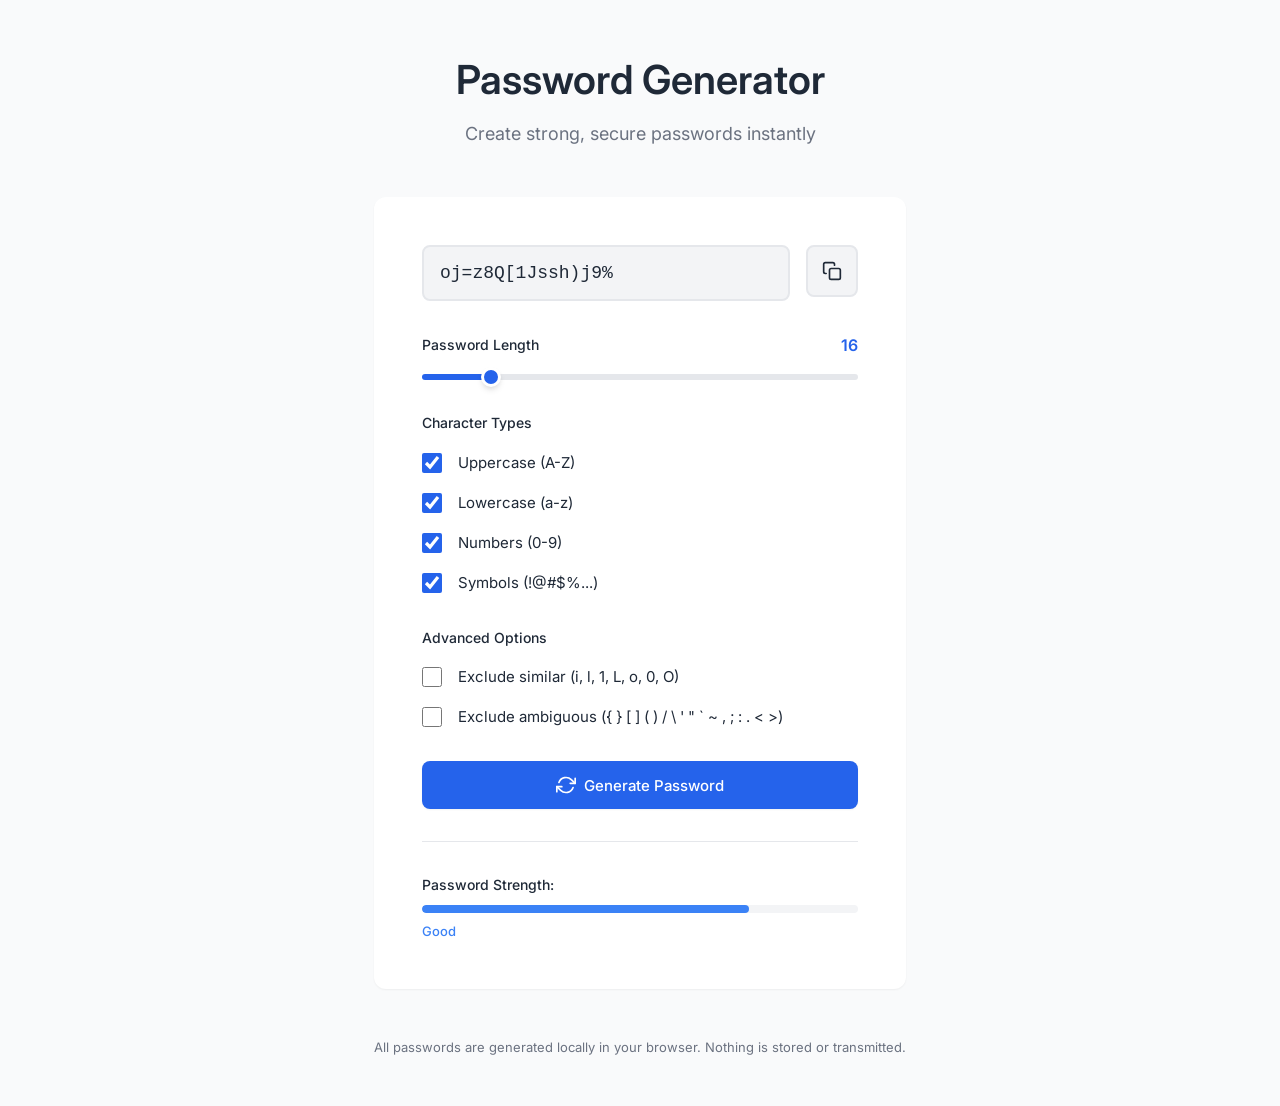
<file: index.html>
<!DOCTYPE html>
<html lang="en">
<head>
    <meta charset="UTF-8">
    <meta name="viewport" content="width=device-width, initial-scale=1.0">
    <title>Password Generator</title>
    <link rel="preconnect" href="https://fonts.googleapis.com">
    <link rel="preconnect" href="https://fonts.gstatic.com" crossorigin>
    <link href="https://fonts.googleapis.com/css2?family=Inter:wght@400;500;600&display=swap" rel="stylesheet">
    <link rel="stylesheet" href="styles.css">
</head>
<body>
    <div class="container">
        <header class="header">
            <h1 class="header__title">Password Generator</h1>
            <p class="header__subtitle">Create strong, secure passwords instantly</p>
        </header>

        <main class="main">
            <div class="generator">
                <div class="output">
                    <input 
                        type="text" 
                        id="passwordOutput" 
                        class="output__field" 
                        readonly
                        placeholder="Click generate to create password"
                        aria-label="Generated password"
                    >
                    <button 
                        type="button" 
                        id="copyBtn" 
                        class="output__copy"
                        aria-label="Copy password to clipboard"
                        disabled
                    >
                        <svg class="copy-icon" width="20" height="20" viewBox="0 0 24 24" fill="none" stroke="currentColor" stroke-width="2" stroke-linecap="round" stroke-linejoin="round">
                            <rect x="9" y="9" width="13" height="13" rx="2" ry="2"></rect>
                            <path d="M5 15H4a2 2 0 0 1-2-2V4a2 2 0 0 1 2-2h9a2 2 0 0 1 2 2v1"></path>
                        </svg>
                        <svg class="check-icon" width="20" height="20" viewBox="0 0 24 24" fill="none" stroke="currentColor" stroke-width="2" stroke-linecap="round" stroke-linejoin="round">
                            <polyline points="20 6 9 17 4 12"></polyline>
                        </svg>
                    </button>
                </div>

                <div class="controls">
                    <div class="control-group">
                        <div class="control-group__header">
                            <label for="length" class="control-group__label">Password Length</label>
                            <span class="control-group__value" id="lengthValue">16</span>
                        </div>
                        <input 
                            type="range" 
                            id="length" 
                            class="slider"
                            min="8" 
                            max="64" 
                            value="16"
                            aria-label="Password length"
                        >
                    </div>

                    <div class="control-group">
                        <h2 class="control-group__title">Character Types</h2>
                        <div class="options">
                            <label class="option">
                                <input type="checkbox" id="uppercase" checked>
                                <span class="option__label">Uppercase (A-Z)</span>
                            </label>
                            <label class="option">
                                <input type="checkbox" id="lowercase" checked>
                                <span class="option__label">Lowercase (a-z)</span>
                            </label>
                            <label class="option">
                                <input type="checkbox" id="numbers" checked>
                                <span class="option__label">Numbers (0-9)</span>
                            </label>
                            <label class="option">
                                <input type="checkbox" id="symbols" checked>
                                <span class="option__label">Symbols (!@#$%...)</span>
                            </label>
                        </div>
                        <div class="warning" id="warning">
                            <svg width="16" height="16" viewBox="0 0 24 24" fill="none" stroke="currentColor" stroke-width="2" stroke-linecap="round" stroke-linejoin="round">
                                <path d="M10.29 3.86L1.82 18a2 2 0 0 0 1.71 3h16.94a2 2 0 0 0 1.71-3L13.71 3.86a2 2 0 0 0-3.42 0z"></path>
                                <line x1="12" y1="9" x2="12" y2="13"></line>
                                <line x1="12" y1="17" x2="12.01" y2="17"></line>
                            </svg>
                            <span>Select at least one character type</span>
                        </div>
                    </div>

                    <div class="control-group">
                        <h2 class="control-group__title">Advanced Options</h2>
                        <div class="options">
                            <label class="option">
                                <input type="checkbox" id="excludeSimilar">
                                <span class="option__label">Exclude similar (i, l, 1, L, o, 0, O)</span>
                            </label>
                            <label class="option">
                                <input type="checkbox" id="excludeAmbiguous">
                                <span class="option__label">Exclude ambiguous ({ } [ ] ( ) / \ ' " ` ~ , ; : . < >)</span>
                            </label>
                        </div>
                    </div>

                    <button type="button" id="generateBtn" class="btn btn--primary">
                        <svg width="20" height="20" viewBox="0 0 24 24" fill="none" stroke="currentColor" stroke-width="2" stroke-linecap="round" stroke-linejoin="round">
                            <polyline points="23 4 23 10 17 10"></polyline>
                            <polyline points="1 20 1 14 7 14"></polyline>
                            <path d="M3.51 9a9 9 0 0 1 14.85-3.36L23 10M1 14l4.64 4.36A9 9 0 0 0 20.49 15"></path>
                        </svg>
                        Generate Password
                    </button>
                </div>

                <div class="strength" id="strength">
                    <div class="strength__label">Password Strength:</div>
                    <div class="strength__indicator">
                        <div class="strength__bar" id="strengthBar"></div>
                    </div>
                    <div class="strength__text" id="strengthText">-</div>
                </div>
            </div>
        </main>

        <footer class="footer">
            <p class="footer__text">All passwords are generated locally in your browser. Nothing is stored or transmitted.</p>
        </footer>
    </div>

    <div class="toast" id="toast">
        <svg width="18" height="18" viewBox="0 0 24 24" fill="none" stroke="currentColor" stroke-width="2" stroke-linecap="round" stroke-linejoin="round">
            <polyline points="20 6 9 17 4 12"></polyline>
        </svg>
        <span>Password copied to clipboard</span>
    </div>

    <script src="script.js"></script>
</body>
</html>
</file>
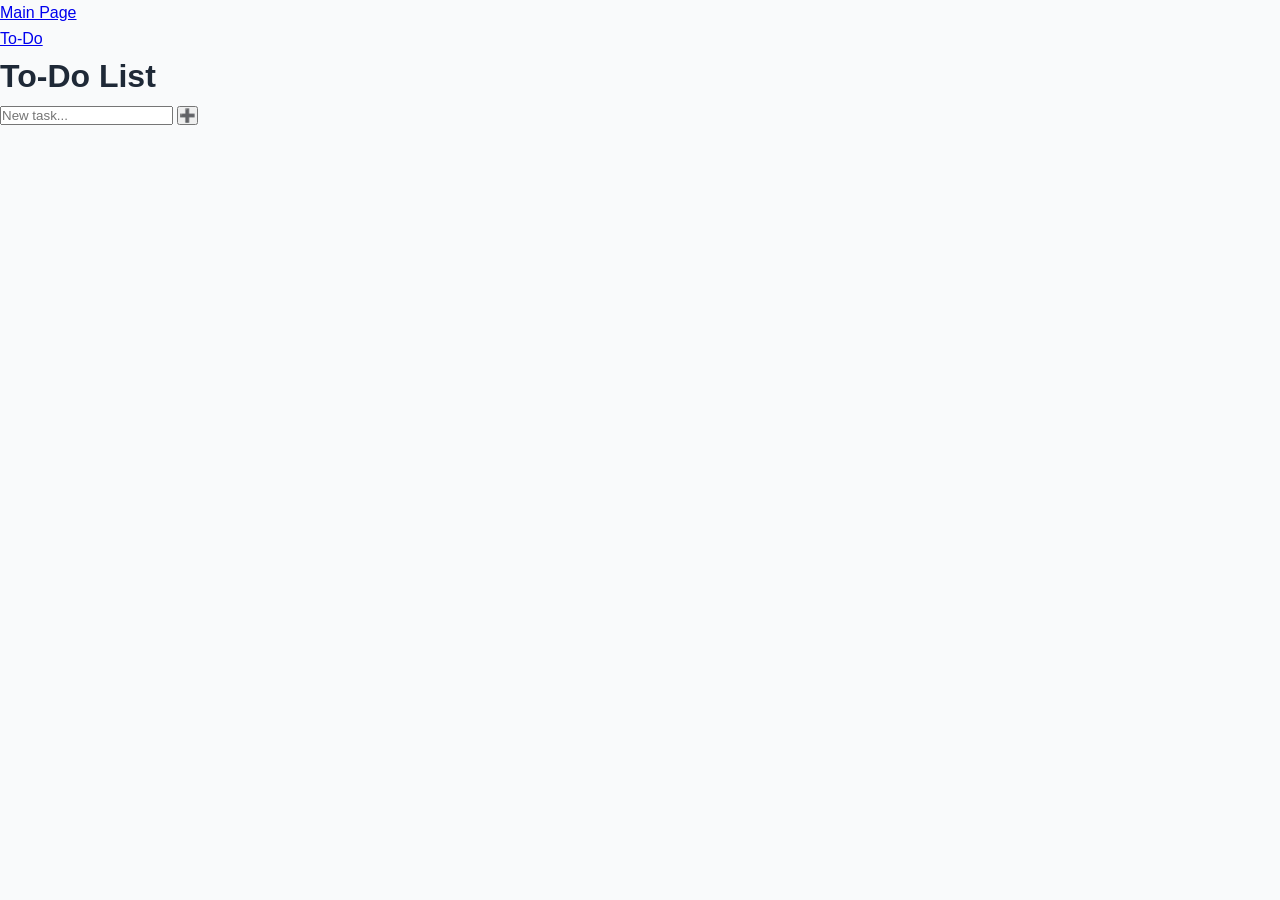
<file: todo.html>
<!DOCTYPE html>
<html lang="en">
<head>
<meta charset="UTF-8">
<meta name="viewport" content="width=device-width, initial-scale=1.0">
<title>To-Do</title>
<link href="https://fonts.googleapis.com/css2?family=DM+Mono:wght@400;700&display=swap" rel="stylesheet">
<link rel="stylesheet" href="style.css">
</head>
<body>
<header>
  <nav>
    <ul>
      <li><a href="index.html">Main Page</a></li>
      <li><a href="todo.html">To-Do</a></li>
    </ul>
  </nav>
</header>

<main>
  <div class="terminal">
    <h1>To-Do List</h1>

    <div class="todo-input">
      <input type="text" id="new-task" placeholder="New task...">
      <button id="add-task" title="Add task">➕</button>
    </div>

    <ul id="task-list"></ul>
  </div>
</main>

<script src="todo.js"></script>
</body>
</html>
</file>
<file: styles.css>
:root {
    --color-primary: #2563eb;
    --color-primary-dark: #1e40af;
    --color-success: #10b981;
    --color-warning: #f59e0b;
    --color-danger: #ef4444;
    --color-text: #1f2937;
    --color-text-light: #6b7280;
    --color-border: #e5e7eb;
    --color-bg: #ffffff;
    --color-bg-secondary: #f9fafb;
    --color-bg-tertiary: #f3f4f6;
    --spacing-xs: 4px;
    --spacing-sm: 8px;
    --spacing-md: 16px;
    --spacing-lg: 24px;
    --spacing-xl: 32px;
    --spacing-2xl: 48px;
    --radius-sm: 8px;
    --radius-md: 12px;
    --shadow-sm: 0 1px 2px 0 rgba(0, 0, 0, 0.05);
    --shadow-md: 0 4px 6px -1px rgba(0, 0, 0, 0.1), 0 2px 4px -1px rgba(0, 0, 0, 0.06);
    --shadow-lg: 0 10px 15px -3px rgba(0, 0, 0, 0.1), 0 4px 6px -2px rgba(0, 0, 0, 0.05);
    --transition: 0.2s ease;
}

* {
    margin: 0;
    padding: 0;
    box-sizing: border-box;
}

body {
    font-family: 'Inter', -apple-system, BlinkMacSystemFont, 'Segoe UI', Roboto, sans-serif;
    font-size: 16px;
    line-height: 1.6;
    color: var(--color-text);
    background-color: var(--color-bg-secondary);
    -webkit-font-smoothing: antialiased;
    -moz-osx-font-smoothing: grayscale;
    min-height: 100vh;
    display: flex;
    flex-direction: column;
}

.container {
    max-width: 640px;
    margin: 0 auto;
    padding: var(--spacing-lg) var(--spacing-md);
    flex: 1;
    display: flex;
    flex-direction: column;
}

.header {
    text-align: center;
    margin-bottom: var(--spacing-2xl);
}

.header__title {
    font-size: 32px;
    font-weight: 600;
    color: var(--color-text);
    margin-bottom: var(--spacing-sm);
}

.header__subtitle {
    font-size: 16px;
    color: var(--color-text-light);
}

.main {
    flex: 1;
}

.generator {
    background-color: var(--color-bg);
    border-radius: var(--radius-md);
    padding: var(--spacing-xl);
    box-shadow: var(--shadow-sm);
}

.output {
    display: flex;
    gap: var(--spacing-md);
    margin-bottom: var(--spacing-xl);
}

.output__field {
    flex: 1;
    padding: 16px;
    font-size: 16px;
    font-family: 'Courier New', monospace;
    font-weight: 500;
    color: var(--color-text);
    background-color: var(--color-bg-tertiary);
    border: 2px solid var(--color-border);
    border-radius: var(--radius-sm);
    transition: border-color var(--transition), box-shadow var(--transition);
    cursor: text;
}

.output__field:focus {
    outline: none;
    border-color: var(--color-primary);
    box-shadow: 0 0 0 3px rgba(37, 99, 235, 0.1);
}

.output__field::placeholder {
    color: var(--color-text-light);
    font-family: 'Inter', -apple-system, BlinkMacSystemFont, 'Segoe UI', Roboto, sans-serif;
    font-weight: 400;
}

.output__copy {
    flex-shrink: 0;
    width: 52px;
    height: 52px;
    display: flex;
    align-items: center;
    justify-content: center;
    background-color: var(--color-bg-tertiary);
    border: 2px solid var(--color-border);
    border-radius: var(--radius-sm);
    cursor: pointer;
    transition: background-color var(--transition), border-color var(--transition), box-shadow var(--transition);
    color: var(--color-text);
}

.output__copy:hover:not(:disabled) {
    background-color: var(--color-bg-secondary);
    border-color: var(--color-primary);
}

.output__copy:active:not(:disabled) {
    transform: scale(0.95);
}

.output__copy:focus {
    outline: none;
    box-shadow: 0 0 0 3px rgba(37, 99, 235, 0.1);
}

.output__copy:disabled {
    opacity: 0.5;
    cursor: not-allowed;
}

.output__copy .check-icon {
    display: none;
}

.output__copy.copied {
    background-color: var(--color-success);
    border-color: var(--color-success);
    color: white;
}

.output__copy.copied .copy-icon {
    display: none;
}

.output__copy.copied .check-icon {
    display: block;
}

.controls {
    display: flex;
    flex-direction: column;
    gap: var(--spacing-xl);
}

.control-group {
    display: flex;
    flex-direction: column;
    gap: var(--spacing-md);
}

.control-group__header {
    display: flex;
    justify-content: space-between;
    align-items: center;
}

.control-group__label {
    font-size: 14px;
    font-weight: 500;
    color: var(--color-text);
}

.control-group__value {
    font-size: 16px;
    font-weight: 600;
    color: var(--color-primary);
    min-width: 32px;
    text-align: right;
}

.control-group__title {
    font-size: 14px;
    font-weight: 500;
    color: var(--color-text);
}

.slider {
    width: 100%;
    height: 6px;
    background: linear-gradient(to right, var(--color-primary) 0%, var(--color-primary) 14%, var(--color-border) 14%, var(--color-border) 100%);
    border-radius: 3px;
    outline: none;
    appearance: none;
    cursor: pointer;
}

.slider::-webkit-slider-thumb {
    appearance: none;
    width: 20px;
    height: 20px;
    background-color: var(--color-primary);
    border: 3px solid white;
    border-radius: 50%;
    cursor: pointer;
    box-shadow: var(--shadow-md);
    transition: transform var(--transition), box-shadow var(--transition);
}

.slider::-webkit-slider-thumb:hover {
    transform: scale(1.1);
    box-shadow: var(--shadow-lg);
}

.slider::-moz-range-thumb {
    width: 20px;
    height: 20px;
    background-color: var(--color-primary);
    border: 3px solid white;
    border-radius: 50%;
    cursor: pointer;
    box-shadow: var(--shadow-md);
    transition: transform var(--transition), box-shadow var(--transition);
}

.slider::-moz-range-thumb:hover {
    transform: scale(1.1);
    box-shadow: var(--shadow-lg);
}

.slider:focus::-webkit-slider-thumb {
    box-shadow: 0 0 0 3px rgba(37, 99, 235, 0.2);
}

.slider:focus::-moz-range-thumb {
    box-shadow: 0 0 0 3px rgba(37, 99, 235, 0.2);
}

.options {
    display: flex;
    flex-direction: column;
    gap: var(--spacing-md);
}

.option {
    display: flex;
    align-items: center;
    cursor: pointer;
    user-select: none;
    padding: var(--spacing-sm);
    margin: calc(var(--spacing-sm) * -1);
    border-radius: var(--radius-sm);
    transition: background-color var(--transition);
}

.option:hover {
    background-color: var(--color-bg-secondary);
}

.option input[type="checkbox"] {
    width: 20px;
    height: 20px;
    margin-right: var(--spacing-md);
    cursor: pointer;
    accent-color: var(--color-primary);
    flex-shrink: 0;
}

.option__label {
    font-size: 15px;
    color: var(--color-text);
}

.warning {
    display: none;
    align-items: center;
    gap: var(--spacing-sm);
    padding: var(--spacing-md);
    background-color: #fef3c7;
    border: 1px solid #fcd34d;
    border-radius: var(--radius-sm);
    color: #92400e;
    font-size: 14px;
    margin-top: var(--spacing-sm);
}

.warning.show {
    display: flex;
}

.warning svg {
    flex-shrink: 0;
}

.btn {
    display: inline-flex;
    align-items: center;
    justify-content: center;
    gap: var(--spacing-sm);
    width: 100%;
    padding: 14px 24px;
    font-size: 15px;
    font-weight: 500;
    font-family: inherit;
    text-align: center;
    border: none;
    border-radius: var(--radius-sm);
    cursor: pointer;
    transition: background-color var(--transition), transform var(--transition), box-shadow var(--transition);
}

.btn--primary {
    color: white;
    background-color: var(--color-primary);
    box-shadow: var(--shadow-sm);
}

.btn--primary:hover:not(:disabled) {
    background-color: var(--color-primary-dark);
    box-shadow: var(--shadow-md);
}

.btn--primary:active:not(:disabled) {
    transform: translateY(1px);
}

.btn:disabled {
    opacity: 0.5;
    cursor: not-allowed;
}

.btn:focus {
    outline: none;
    box-shadow: 0 0 0 3px rgba(37, 99, 235, 0.2);
}

.strength {
    margin-top: var(--spacing-xl);
    padding-top: var(--spacing-xl);
    border-top: 1px solid var(--color-border);
    display: none;
}

.strength.show {
    display: block;
}

.strength__label {
    font-size: 14px;
    font-weight: 500;
    color: var(--color-text);
    margin-bottom: var(--spacing-sm);
}

.strength__indicator {
    height: 8px;
    background-color: var(--color-bg-tertiary);
    border-radius: 4px;
    overflow: hidden;
    margin-bottom: var(--spacing-sm);
}

.strength__bar {
    height: 100%;
    width: 0%;
    transition: width 0.3s ease, background-color 0.3s ease;
    border-radius: 4px;
}

.strength__bar.weak {
    width: 25%;
    background-color: var(--color-danger);
}

.strength__bar.fair {
    width: 50%;
    background-color: var(--color-warning);
}

.strength__bar.good {
    width: 75%;
    background-color: #3b82f6;
}

.strength__bar.strong {
    width: 100%;
    background-color: var(--color-success);
}

.strength__text {
    font-size: 13px;
    font-weight: 500;
}

.strength__text.weak {
    color: var(--color-danger);
}

.strength__text.fair {
    color: var(--color-warning);
}

.strength__text.good {
    color: #3b82f6;
}

.strength__text.strong {
    color: var(--color-success);
}

.footer {
    margin-top: var(--spacing-2xl);
    text-align: center;
}

.footer__text {
    font-size: 13px;
    color: var(--color-text-light);
}

.toast {
    position: fixed;
    bottom: var(--spacing-lg);
    left: 50%;
    transform: translateX(-50%) translateY(100px);
    display: flex;
    align-items: center;
    gap: var(--spacing-md);
    padding: var(--spacing-md) var(--spacing-lg);
    background-color: var(--color-text);
    color: white;
    border-radius: var(--radius-sm);
    box-shadow: var(--shadow-lg);
    font-size: 14px;
    font-weight: 500;
    opacity: 0;
    transition: opacity 0.3s ease, transform 0.3s ease;
    pointer-events: none;
    z-index: 1000;
}

.toast.show {
    opacity: 1;
    transform: translateX(-50%) translateY(0);
}

@media (min-width: 640px) {
    .container {
        padding: var(--spacing-2xl) var(--spacing-lg);
    }

    .header__title {
        font-size: 40px;
    }

    .header__subtitle {
        font-size: 18px;
    }

    .generator {
        padding: var(--spacing-2xl);
    }

    .output__field {
        font-size: 18px;
    }
}

@media (min-width: 768px) {
    .header {
        margin-bottom: var(--spacing-2xl);
    }
}
</file>
<file: style.css>
:root {
    --color-primary: #2563eb;
    --color-primary-dark: #1e40af;
    --color-success: #10b981;
    --color-warning: #f59e0b;
    --color-danger: #ef4444;
    --color-text: #1f2937;
    --color-text-light: #6b7280;
    --color-border: #e5e7eb;
    --color-bg: #ffffff;
    --color-bg-secondary: #f9fafb;
    --color-bg-tertiary: #f3f4f6;
    --spacing-xs: 4px;
    --spacing-sm: 8px;
    --spacing-md: 16px;
    --spacing-lg: 24px;
    --spacing-xl: 32px;
    --spacing-2xl: 48px;
    --radius-sm: 8px;
    --radius-md: 12px;
    --shadow-sm: 0 1px 2px 0 rgba(0, 0, 0, 0.05);
    --shadow-md: 0 4px 6px -1px rgba(0, 0, 0, 0.1), 0 2px 4px -1px rgba(0, 0, 0, 0.06);
    --shadow-lg: 0 10px 15px -3px rgba(0, 0, 0, 0.1), 0 4px 6px -2px rgba(0, 0, 0, 0.05);
    --transition: 0.2s ease;
}

* {
    margin: 0;
    padding: 0;
    box-sizing: border-box;
}

body {
    font-family: 'Inter', -apple-system, BlinkMacSystemFont, 'Segoe UI', Roboto, sans-serif;
    font-size: 16px;
    line-height: 1.6;
    color: var(--color-text);
    background-color: var(--color-bg-secondary);
    -webkit-font-smoothing: antialiased;
    -moz-osx-font-smoothing: grayscale;
    min-height: 100vh;
    display: flex;
    flex-direction: column;
}

.container {
    max-width: 640px;
    margin: 0 auto;
    padding: var(--spacing-lg) var(--spacing-md);
    flex: 1;
    display: flex;
    flex-direction: column;
}

.header {
    text-align: center;
    margin-bottom: var(--spacing-2xl);
}

.header__title {
    font-size: 32px;
    font-weight: 600;
    color: var(--color-text);
    margin-bottom: var(--spacing-sm);
}

.header__subtitle {
    font-size: 16px;
    color: var(--color-text-light);
}

.main {
    flex: 1;
}

.generator {
    background-color: var(--color-bg);
    border-radius: var(--radius-md);
    padding: var(--spacing-xl);
    box-shadow: var(--shadow-sm);
}

.output {
    display: flex;
    gap: var(--spacing-md);
    margin-bottom: var(--spacing-xl);
}

.output__field {
    flex: 1;
    padding: 16px;
    font-size: 16px;
    font-family: 'Courier New', monospace;
    font-weight: 500;
    color: var(--color-text);
    background-color: var(--color-bg-tertiary);
    border: 2px solid var(--color-border);
    border-radius: var(--radius-sm);
    transition: border-color var(--transition), box-shadow var(--transition);
    cursor: text;
}

.output__field:focus {
    outline: none;
    border-color: var(--color-primary);
    box-shadow: 0 0 0 3px rgba(37, 99, 235, 0.1);
}

.output__field::placeholder {
    color: var(--color-text-light);
    font-family: 'Inter', -apple-system, BlinkMacSystemFont, 'Segoe UI', Roboto, sans-serif;
    font-weight: 400;
}

.output__copy {
    flex-shrink: 0;
    width: 52px;
    height: 52px;
    display: flex;
    align-items: center;
    justify-content: center;
    background-color: var(--color-bg-tertiary);
    border: 2px solid var(--color-border);
    border-radius: var(--radius-sm);
    cursor: pointer;
    transition: background-color var(--transition), border-color var(--transition), box-shadow var(--transition);
    color: var(--color-text);
}

.output__copy:hover:not(:disabled) {
    background-color: var(--color-bg-secondary);
    border-color: var(--color-primary);
}

.output__copy:active:not(:disabled) {
    transform: scale(0.95);
}

.output__copy:focus {
    outline: none;
    box-shadow: 0 0 0 3px rgba(37, 99, 235, 0.1);
}

.output__copy:disabled {
    opacity: 0.5;
    cursor: not-allowed;
}

.output__copy .check-icon {
    display: none;
}

.output__copy.copied {
    background-color: var(--color-success);
    border-color: var(--color-success);
    color: white;
}

.output__copy.copied .copy-icon {
    display: none;
}

.output__copy.copied .check-icon {
    display: block;
}

.controls {
    display: flex;
    flex-direction: column;
    gap: var(--spacing-xl);
}

.control-group {
    display: flex;
    flex-direction: column;
    gap: var(--spacing-md);
}

.control-group__header {
    display: flex;
    justify-content: space-between;
    align-items: center;
}

.control-group__label {
    font-size: 14px;
    font-weight: 500;
    color: var(--color-text);
}

.control-group__value {
    font-size: 16px;
    font-weight: 600;
    color: var(--color-primary);
    min-width: 32px;
    text-align: right;
}

.control-group__title {
    font-size: 14px;
    font-weight: 500;
    color: var(--color-text);
}

.slider {
    width: 100%;
    height: 6px;
    background: linear-gradient(to right, var(--color-primary) 0%, var(--color-primary) 14%, var(--color-border) 14%, var(--color-border) 100%);
    border-radius: 3px;
    outline: none;
    appearance: none;
    cursor: pointer;
}

.slider::-webkit-slider-thumb {
    appearance: none;
    width: 20px;
    height: 20px;
    background-color: var(--color-primary);
    border: 3px solid white;
    border-radius: 50%;
    cursor: pointer;
    box-shadow: var(--shadow-md);
    transition: transform var(--transition), box-shadow var(--transition);
}

.slider::-webkit-slider-thumb:hover {
    transform: scale(1.1);
    box-shadow: var(--shadow-lg);
}

.slider::-moz-range-thumb {
    width: 20px;
    height: 20px;
    background-color: var(--color-primary);
    border: 3px solid white;
    border-radius: 50%;
    cursor: pointer;
    box-shadow: var(--shadow-md);
    transition: transform var(--transition), box-shadow var(--transition);
}

.slider::-moz-range-thumb:hover {
    transform: scale(1.1);
    box-shadow: var(--shadow-lg);
}

.slider:focus::-webkit-slider-thumb {
    box-shadow: 0 0 0 3px rgba(37, 99, 235, 0.2);
}

.slider:focus::-moz-range-thumb {
    box-shadow: 0 0 0 3px rgba(37, 99, 235, 0.2);
}

.options {
    display: flex;
    flex-direction: column;
    gap: var(--spacing-md);
}

.option {
    display: flex;
    align-items: center;
    cursor: pointer;
    user-select: none;
    padding: var(--spacing-sm);
    margin: calc(var(--spacing-sm) * -1);
    border-radius: var(--radius-sm);
    transition: background-color var(--transition);
}

.option:hover {
    background-color: var(--color-bg-secondary);
}

.option input[type="checkbox"] {
    width: 20px;
    height: 20px;
    margin-right: var(--spacing-md);
    cursor: pointer;
    accent-color: var(--color-primary);
    flex-shrink: 0;
}

.option__label {
    font-size: 15px;
    color: var(--color-text);
}

.warning {
    display: none;
    align-items: center;
    gap: var(--spacing-sm);
    padding: var(--spacing-md);
    background-color: #fef3c7;
    border: 1px solid #fcd34d;
    border-radius: var(--radius-sm);
    color: #92400e;
    font-size: 14px;
    margin-top: var(--spacing-sm);
}

.warning.show {
    display: flex;
}

.warning svg {
    flex-shrink: 0;
}

.btn {
    display: inline-flex;
    align-items: center;
    justify-content: center;
    gap: var(--spacing-sm);
    width: 100%;
    padding: 14px 24px;
    font-size: 15px;
    font-weight: 500;
    font-family: inherit;
    text-align: center;
    border: none;
    border-radius: var(--radius-sm);
    cursor: pointer;
    transition: background-color var(--transition), transform var(--transition), box-shadow var(--transition);
}

.btn--primary {
    color: white;
    background-color: var(--color-primary);
    box-shadow: var(--shadow-sm);
}

.btn--primary:hover:not(:disabled) {
    background-color: var(--color-primary-dark);
    box-shadow: var(--shadow-md);
}

.btn--primary:active:not(:disabled) {
    transform: translateY(1px);
}

.btn:disabled {
    opacity: 0.5;
    cursor: not-allowed;
}

.btn:focus {
    outline: none;
    box-shadow: 0 0 0 3px rgba(37, 99, 235, 0.2);
}

.strength {
    margin-top: var(--spacing-xl);
    padding-top: var(--spacing-xl);
    border-top: 1px solid var(--color-border);
    display: none;
}

.strength.show {
    display: block;
}

.strength__label {
    font-size: 14px;
    font-weight: 500;
    color: var(--color-text);
    margin-bottom: var(--spacing-sm);
}

.strength__indicator {
    height: 8px;
    background-color: var(--color-bg-tertiary);
    border-radius: 4px;
    overflow: hidden;
    margin-bottom: var(--spacing-sm);
}

.strength__bar {
    height: 100%;
    width: 0%;
    transition: width 0.3s ease, background-color 0.3s ease;
    border-radius: 4px;
}

.strength__bar.weak {
    width: 25%;
    background-color: var(--color-danger);
}

.strength__bar.fair {
    width: 50%;
    background-color: var(--color-warning);
}

.strength__bar.good {
    width: 75%;
    background-color: #3b82f6;
}

.strength__bar.strong {
    width: 100%;
    background-color: var(--color-success);
}

.strength__text {
    font-size: 13px;
    font-weight: 500;
}

.strength__text.weak {
    color: var(--color-danger);
}

.strength__text.fair {
    color: var(--color-warning);
}

.strength__text.good {
    color: #3b82f6;
}

.strength__text.strong {
    color: var(--color-success);
}

.footer {
    margin-top: var(--spacing-2xl);
    text-align: center;
}

.footer__text {
    font-size: 13px;
    color: var(--color-text-light);
}

.toast {
    position: fixed;
    bottom: var(--spacing-lg);
    left: 50%;
    transform: translateX(-50%) translateY(100px);
    display: flex;
    align-items: center;
    gap: var(--spacing-md);
    padding: var(--spacing-md) var(--spacing-lg);
    background-color: var(--color-text);
    color: white;
    border-radius: var(--radius-sm);
    box-shadow: var(--shadow-lg);
    font-size: 14px;
    font-weight: 500;
    opacity: 0;
    transition: opacity 0.3s ease, transform 0.3s ease;
    pointer-events: none;
    z-index: 1000;
}

.toast.show {
    opacity: 1;
    transform: translateX(-50%) translateY(0);
}

@media (min-width: 640px) {
    .container {
        padding: var(--spacing-2xl) var(--spacing-lg);
    }

    .header__title {
        font-size: 40px;
    }

    .header__subtitle {
        font-size: 18px;
    }

    .generator {
        padding: var(--spacing-2xl);
    }

    .output__field {
        font-size: 18px;
    }
}

@media (min-width: 768px) {
    .header {
        margin-bottom: var(--spacing-2xl);
    }
}
</file>
